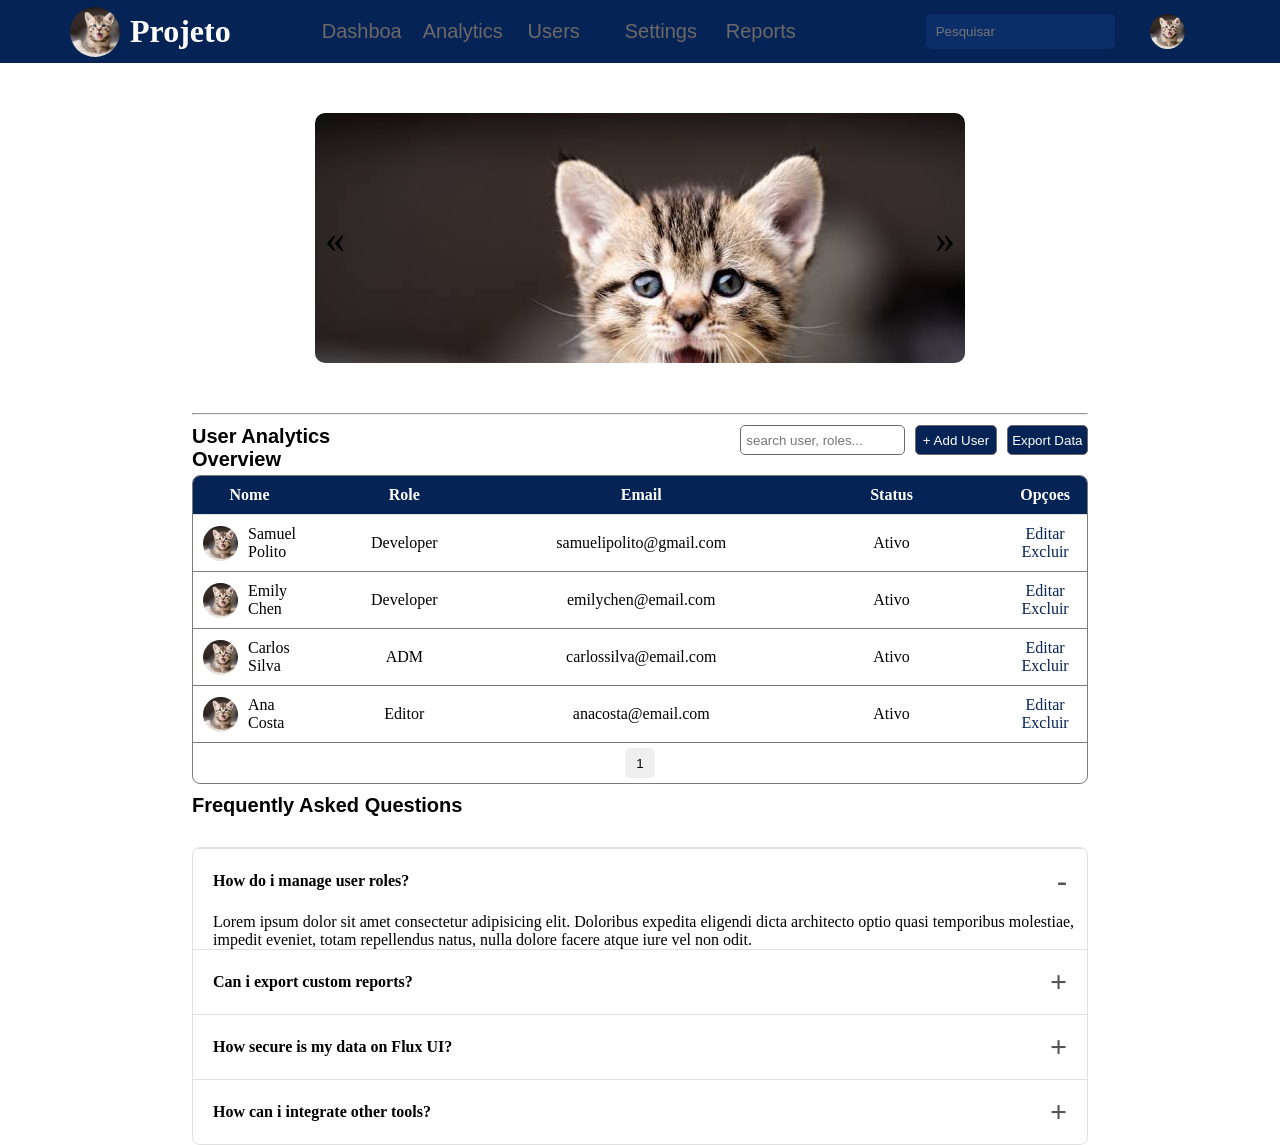
<file: index.html>
<!DOCTYPE html>
<html lang="pt-br">

<head>
    <meta charset="UTF-8">
    <script src="https://ajax.googleapis.com/ajax/libs/jquery/1.12.4/jquery.min.js"></script>
    <meta name="viewport" content="width=device-width, initial-scale=1.0">
    <link rel="stylesheet" href="style.css">
    <script src="script.js"></script>
    <title>Document</title>
</head>

<body>
    <header>
        <div class="logo">
            <img src="img/images.jpg" alt="logo">
            <h1>Projeto</h1>
        </div>
        <nav class="menu">
            <ul>
                <li><a href="Dashboard.html">Dashboard</a></li>
                <li><a href="#">Analytics</a></li>
                <li><a href="#">Users</a></li>
                <li><a href="#">Settings</a></li>
                <li><a href="#">Reports</a></li>
            </ul>

        </nav>
        <div class="acoes-header">
            <input type="search.." placeholder="Pesquisar">
            <img src="img/images.jpg" alt="">
        </div>

    </header>

    <main>
        <figure id="slide">
            <span id="anterior">&laquo;</span>
            <span id="proximo">&raquo;</span>
            <img src="img/images.jpg" alt="Slide 1/3">
            <img src="img/imagesgato.jpg" alt="Slide 2/3">
            <img src="img/Paisagem-em-geografia.webp" alt="Slide 3/3">
        </figure>
        <hr>
        <article>
            <div id="acoes-tabela">
                <h1>User Analytics Overview</h1>
                <input type="search user, roles..." placeholder="search user, roles...">
                <button id="btn-add">+ Add User</button>
                <button id="btn-export">Export Data</button>
            </div>

            <table>
                <thead id="tabela-cabeca">
                    <tr>
                        <th width="4%">Nome</th>
                        <th width="22%">Role</th>
                        <th width="31%">Email</th>
                        <th width="25%">Status</th>
                        <th colspan="2">Opçoes</th>
                    </tr>
                </thead>
                <tbody id="tabela-corpo">
                    <tr>
                        <td class="usuario-info">
                            <img src="img/images.jpg" alt="logo">
                            Samuel Polito
                        </td>
                        <td align="center">Developer</td>
                        <td align="center">samuelipolito@gmail.com</td>
                        <td align="center">Ativo</td>
                        <td align="center"><a href="">Editar</a> <a href="">Excluir</a></td>
                    </tr>
                    <tr>
                        <td class="usuario-info">
                            <img src="img/images.jpg" alt="logo">
                            Emily Chen
                        </td>
                        <td align="center">Developer</td>
                        <td align="center">emilychen@email.com</td>
                        <td align="center">Ativo</td>
                        <td align="center"><a href="">Editar</a> <a href="">Excluir</a></td>
                    </tr>
                    <tr>
                        <td class="usuario-info">
                            <img src="img/images.jpg" alt="logo">
                            Carlos Silva
                        </td>
                        <td align="center">ADM</td>
                        <td align="center">carlossilva@email.com</td>
                        <td align="center">Ativo</td>
                        <td align="center"><a href="">Editar</a> <a href="">Excluir</a></td>
                    </tr>
                    <tr>
                        <td class="usuario-info">
                            <img src="img/images.jpg" alt="logo">
                            Ana Costa
                        </td>
                        <td align="center">Editor</td>
                        <td align="center">anacosta@email.com</td>
                        <td align="center">Ativo</td>
                        <td align="center"><a href="">Editar</a> <a href="">Excluir</a></td>
                    </tr>
                </tbody>
                <tfoot>
                    <tr>
                        <td colspan="6">
                            <div class="paginacao">
                                <button>1</button>
                            </div>
                        </td>
                    </tr>
                </tfoot>
            </table>

            <h1 class="titulo">Frequently Asked Questions</h1>
            <div id="sanfona">

                <h2>
                    How do i manage user roles?
                    <span class="icone">-</span>
                </h2>

                <div class="conteudo">
                    <p>Lorem ipsum dolor sit amet consectetur adipisicing elit. Doloribus expedita eligendi dicta
                        architecto optio quasi temporibus molestiae, impedit eveniet, totam repellendus natus, nulla
                        dolore facere atque iure vel non odit.</p>

                </div>
                <h2>
                    Can i export custom reports?
                    <span class="icone">+</span>
                </h2>

                <div class="conteudo">
                    <p>Lorem, ipsum dolor sit amet consectetur adipisicing elit. Doloremque dolor, earum sequi ratione
                        libero magnam temporibus, quidem et est ad alias necessitatibus labore asperiores officia quasi.
                        Dolores libero odit assumenda.</p>

                </div>
                <h2>
                    How secure is my data on Flux UI?
                    <span class="icone">+</span>
                </h2>

                <div class="conteudo">
                    <p>Lorem ipsum dolor sit amet consectetur adipisicing elit. Quae, est dolore labore illo atque ipsa
                        nemo molestias totam officiis vel aperiam. Consectetur expedita iure minima maxime sed eligendi
                        nobis fuga?</p>

                </div>
                <h2>
                    How can i integrate other tools?
                    <span class="icone">+</span>
                </h2>

                <div class="conteudo">
                    <p>Lorem ipsum, dolor sit amet consectetur adipisicing elit. Ullam nulla accusantium non officia hic
                        omnis consectetur aspernatur atque inventore dolorum ex, distinctio repudiandae dolores
                        doloribus sit. Quas aspernatur provident molestiae.</p>

                </div>
            </div>
        </article>
    </main>
</body>

</html>
</file>
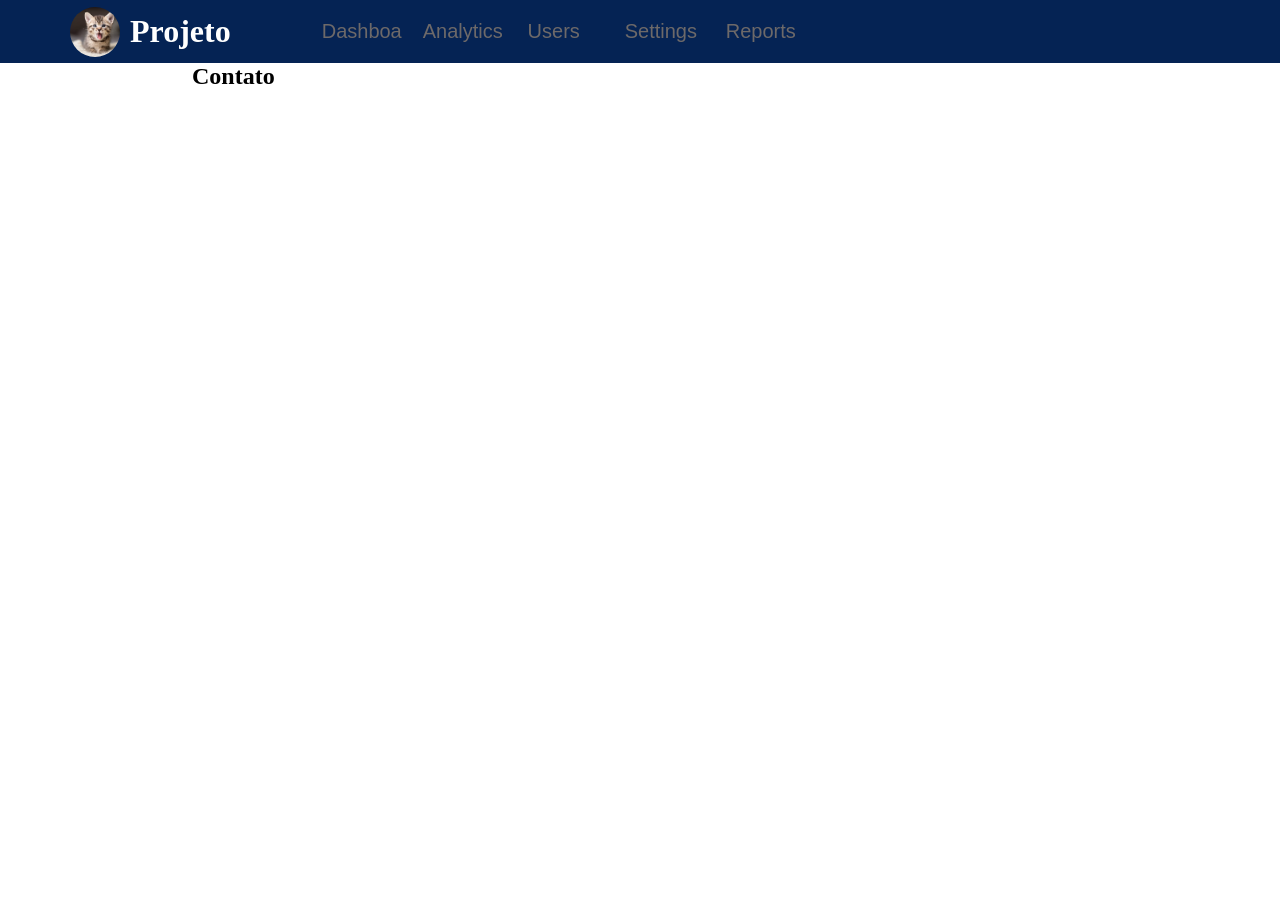
<file: Dashboard.html>
<!DOCTYPE html>
<html lang="pt-br">

<head>
    <meta charset="UTF-8">
    <script src="https://ajax.googleapis.com/ajax/libs/jquery/1.12.4/jquery.min.js"></script>
    <meta name="viewport" content="width=device-width, initial-scale=1.0">
    <link rel="stylesheet" href="style.css">
    <script src="script.js"></script>
    <title>Document</title>
</head>

<body>
    <header>
        <div class="logo">
            <img src="img/images.jpg" alt="logo" width="100px">
            <h1>Projeto</h1>
        </div>
        <nav class="menu">
            <ul>
                <li><a href="Dashboard.html">Dashboard</a></li>
                <li><a href="#">Analytics</a></li>
                <li><a href="#">Users</a></li>
                <li><a href="#">Settings</a></li>
                <li><a href="#">Reports</a></li>
            </ul>
        </nav>
    </header>

    <main>
        <article>
            <h1>Contato</h1>
        </article>
    </main>
</body>

</html>
</file>
<file: style.css>
*,
*::before,
*::after {
    box-sizing: border-box;
}

* {
    margin: 0;
    padding: 0;
}

body {
    margin: 0;
    padding: 0;
}

header {
    height: 10%;
    display: flex;
    /* Coloca os filhos (h1 e nav) lado a lado */
    align-items: center;
    /* Alinha verticalmente ao centro */
    gap: 30px;
    /* Espaço entre o título e o menu */
    padding: 0 70px;
    /* Espaço nas laterais */
    background-color: #052354;
}

.menu {
    display: flex;
    justify-content: center;
    gap: 10px;
}



header h1 {
    color: #ffffff;
}

.logo {
    display: flex;
    /* Coloca a imagem e o texto lado a lado */
    align-items: center;
    /* Centraliza os dois na mesma altura */
    gap: 10px;
    /* Espaço entre a imagem e o texto */

}

.logo img {
    width: 50px;
    height: 50px;
    border-radius: 50%;
    object-fit: cover;
    cursor: pointer;
}


main {
    width: 70%;
    margin: auto;
}

header nav {
    padding-left: 40px;
}

.acoes-header {
    display: flex;
    align-items: center;
    gap: 15px;
}

.acoes-header input {
    background-color: #0b2e68;
    border-radius: 5px;
    padding: 10px 10px;
    margin-right: auto;
    margin-left: 90px;
    border: none;
    outline: none;
}

.acoes-header input:hover {
    background-color: #d0cccc;
}

.acoes-header img {
    width: 35px;
    /* Largura e altura iguais */
    height: 35px;
    border-radius: 50%;
    /* Deixa 100% redonda */
    object-fit: cover;
    /* 👈 Não deixa o rosto ficar esticado/achatado */
    cursor: pointer;
    margin-right: auto;
    margin-left: 20px;

}

header nav ul {
    height: 10%;
    margin: auto;
    display: flex;
    list-style: none;
    margin: 0px;
}

header nav ul li {
    display: block;
    position: relative;
    float: left;
}

header nav ul li a {
    display: block;
    text-decoration: none;
    text-align: center;
    color: rgb(109, 105, 105);
    width: 100px;
    padding: 20px 20px;
    background: #052354;
    margin-left: 1px;
    white-space: nowrap;
    font-size: 20px;
    font-family: Arial, Helvetica, sans-serif;
}



main {
    height: 80%;
}

#acoes-tabela {
    display: flex;
    gap: 10px;
    padding-top: 10px;
    height: 40px;
}

#acoes-tabela h1 {
    font-family: Arial, Helvetica, sans-serif;
    font-size: 20px;
}

#acoes-tabela input {
    border-radius: 5px;
    border: 1px solid rgb(108, 105, 105);
    width: 165px;
    margin-left: 350px;
    padding: 5px 5px 5px 5px;
}

#acoes-tabela button {
    border-radius: 5px;
    width: 100px;
    height: 30px;
    border: 1px solid rgb(108, 105, 105);
    background-color: #052354;
    color: #fff;
}

table {
    border: 1px solid rgb(125, 122, 122);
    margin-top: 20px;
    border-radius: 8px;

    /* Troque o collapse por esses dois: */
    border-collapse: separate;
    border-spacing: 0;
    overflow: hidden;
    /* Corta o fundo escuro do cabeçalho para acompanhar a curva */
}

.usuario-info {
    display: flex;
    align-items: center;
    gap: 10px;
}

.usuario-info img {
    width: 35px;
    height: 35px;
    border-radius: 50%;
    object-fit: cover;
    margin: 0;

}


#tabela-cabeca {
    background-color: #052354;
    border-radius: 5px;
}

#tabela-cabeca th {
    padding: 10px 10px;
    border-bottom: 1px solid #e0e0e0;
    color: white;
}

#tabela-corpo tr td {
    border-bottom: 1px solid rgb(125, 122, 122);
    padding: 10px 10px;
}

#tabela-corpo tr td a {
    margin-right: 5px;
    margin-left: 5px;
    text-decoration: none;
    color: #052354;
}

.paginacao {
    display: flex;
    justify-content: center;
    align-items: center;
    margin: 5px;
    gap: 10px;
}

.paginacao button {
    border-radius: 5px;
    width: 30px;
    height: 30px;
    border: none;
    color: #000000;
}

.paginacao button:hover {
    background-color: #0b2e68;
    color: #ffffff;
}

#slide {
    width: 650px;
    overflow: hidden;
    height: 250px;
    margin: 50px auto;
    position: relative;
    border-radius: 10px;
}

#slide img {
    position: absolute;
    z-index: 1;
    display: none;
    left: 0;
}

#slide span {
    z-index: 2;
    position: absolute;
    top: 50%;
    transform: translateY(-50%);
    font-size: 40px;
    cursor: pointer;
    color: #000000;
}

#anterior {
    left: 10px;
}

#proximo {
    right: 10px;
}

#slide p {
    z-index: 2;
    position: absolute;
    bottom: 0;
    left: 0;
    width: 100%;
    padding: 10px;
    font-family: Arial;
    font-size: 14px;
    background: rgba(0, 0, 0, 0.5);
    color: #fff;
}

.titulo {
    margin-top: 10px;
    font-family: Arial, Helvetica, sans-serif;
    font-size: 20px;
}

#sanfona {
    max-width: 1000px;
    margin-top: 30px;
    border: 1px solid #e0e0e0;
    border-radius: 8px;
    overflow: hidden;
}

.icone {
    font-size: 30px;
    font-weight: bold;
    color: #555;
}


#sanfona h2 {
    display: flex;
    justify-content: space-between;
    /* Texto na esquerda, ícone na direita */
    align-items: center;
    /* Alinha os dois na mesma altura */
    margin: 0;
    padding: 15px 20px;
    font-size: 16px;
    cursor: pointer;
    border-top: 1px solid #e0e0e0;
}

.conteudo p {
    margin-left: 20px;
}
</file>
